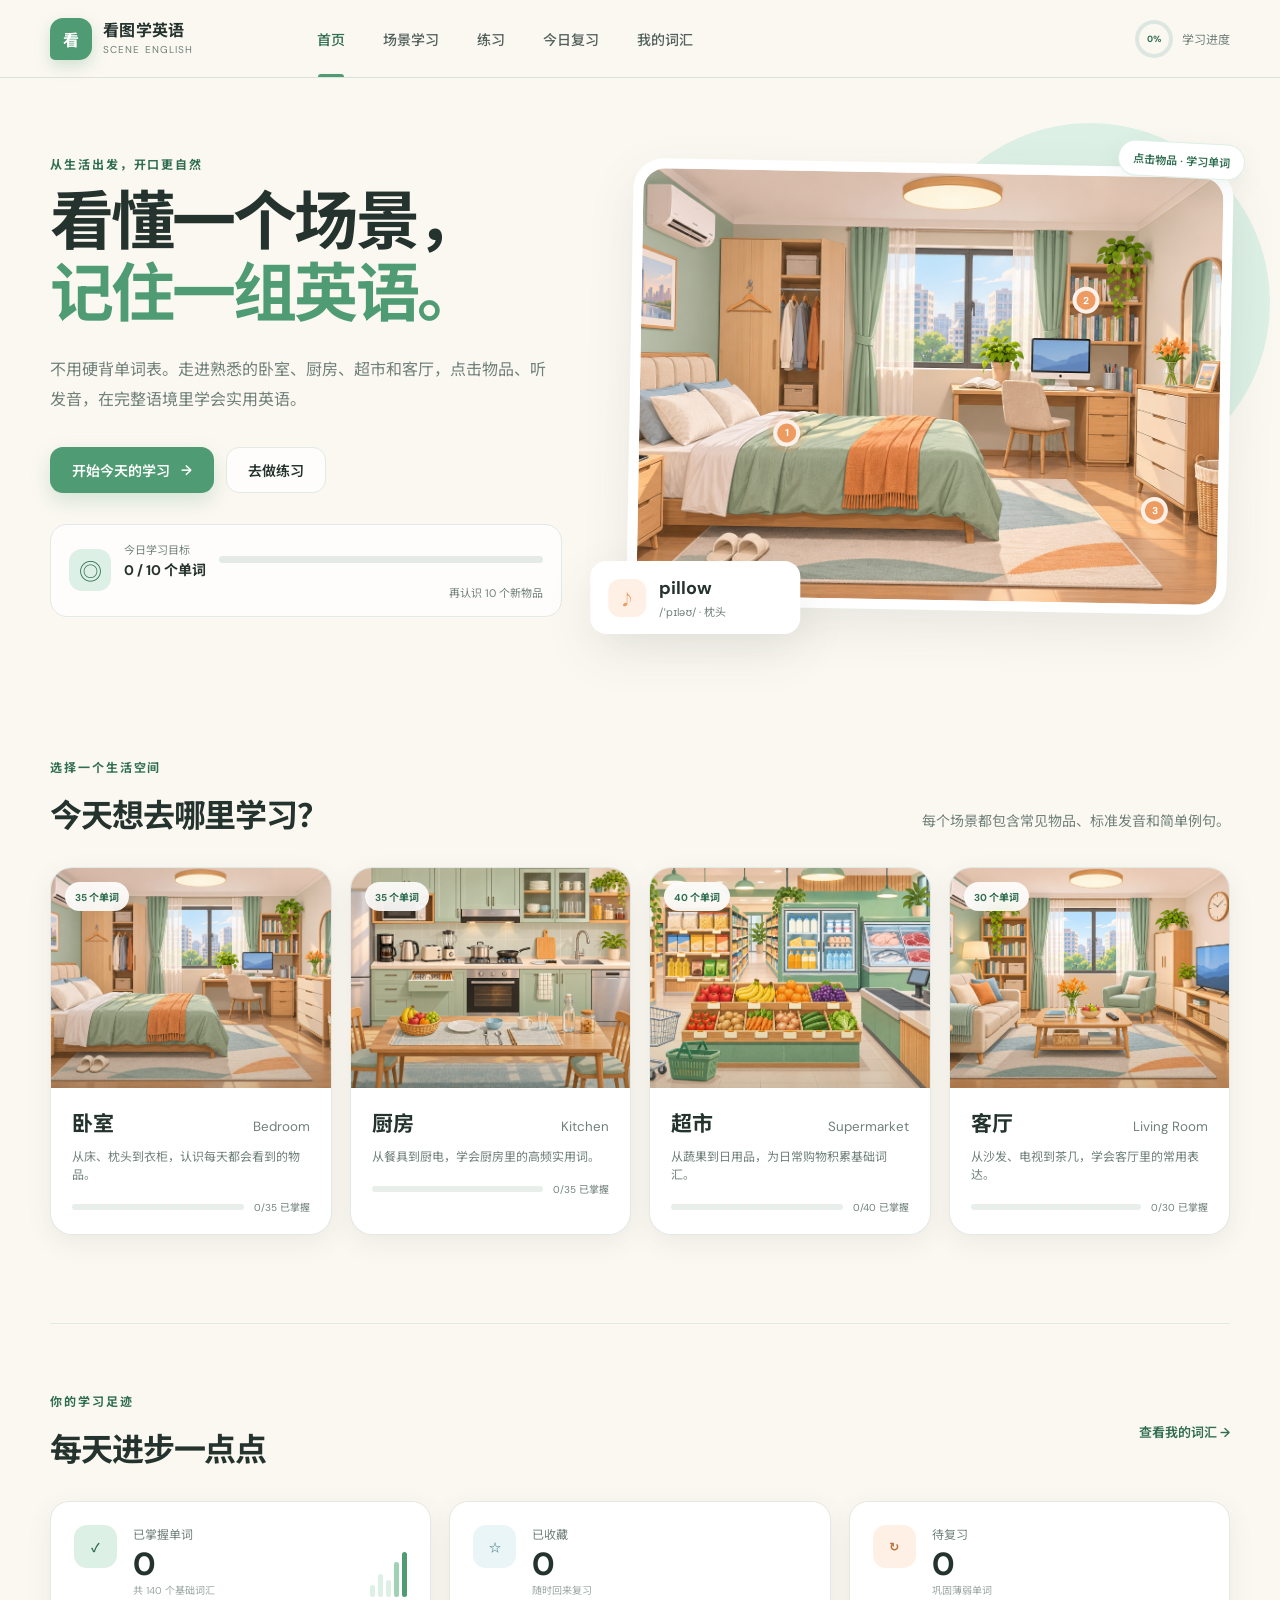
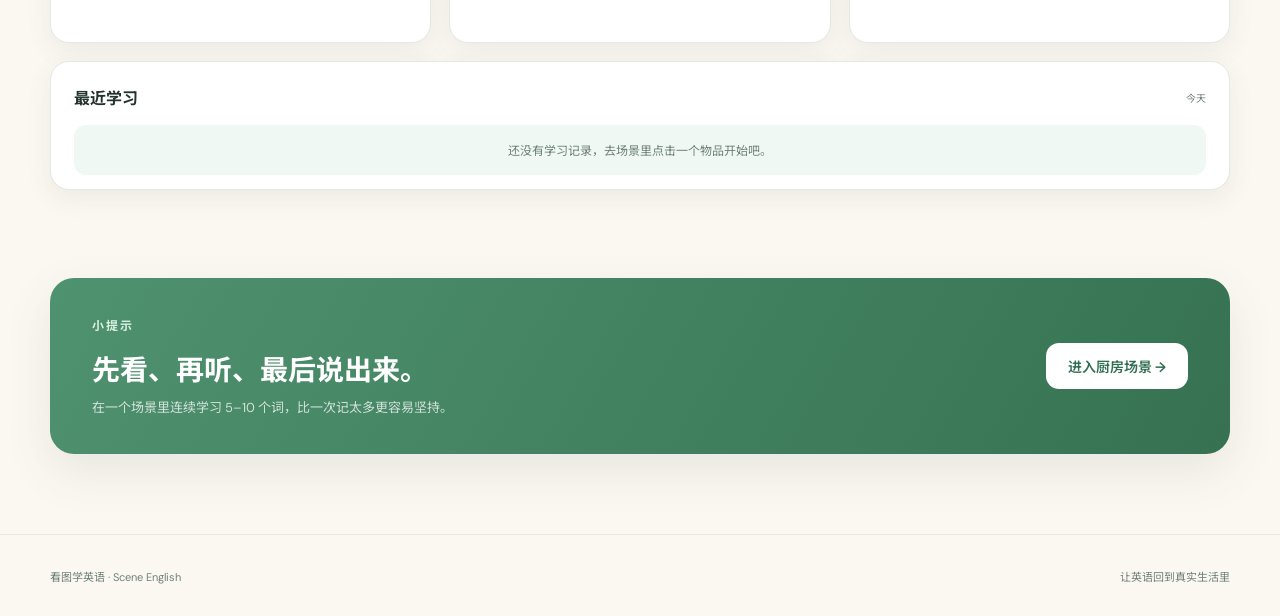
<file: index.html>
<!doctype html>
<html lang="zh-CN">
<head>
  <meta charset="UTF-8">
  <meta name="viewport" content="width=device-width, initial-scale=1.0">
  <meta name="description" content="看图学英语：在真实生活场景中认识物品、听发音、做练习。">
  <title>看图学英语 · Scene English</title>
  <link rel="icon" href="favicon.svg" type="image/svg+xml">
  <link rel="stylesheet" href="styles.css?v=3.3">
</head>
<body data-page="home">
  <header class="site-header">
    <a class="brand" href="index.html" aria-label="看图学英语首页">
      <span class="brand-mark" aria-hidden="true">看</span>
      <span><strong>看图学英语</strong><small>Scene English</small></span>
    </a>
    <button class="nav-toggle" type="button" aria-label="打开导航" aria-expanded="false">☰</button>
    <nav class="main-nav" aria-label="主导航">
      <a class="active" href="index.html">首页</a>
      <a href="scene.html?scene=bedroom">场景学习</a>
      <a href="practice.html">练习</a>
      <a href="review.html">今日复习</a>
      <a href="vocabulary.html">我的词汇</a>
    </nav>
    <a class="header-progress" href="vocabulary.html" aria-label="查看学习进度">
      <span class="mini-ring" id="header-ring"><b>0%</b></span>
      <span>学习进度</span>
    </a>
  </header>

  <main>
    <section class="hero section-shell">
      <div class="hero-copy">
        <span class="eyebrow">从生活出发，开口更自然</span>
        <h1>看懂一个场景，<br><em>记住一组英语。</em></h1>
        <p>不用硬背单词表。走进熟悉的卧室、厨房、超市和客厅，点击物品、听发音，在完整语境里学会实用英语。</p>
        <div class="hero-actions">
          <a class="button button-primary" href="scene.html?scene=bedroom">开始今天的学习 <span>→</span></a>
          <a class="button button-ghost" href="practice.html">去做练习</a>
        </div>
        <div class="goal-card">
          <div class="goal-icon" aria-hidden="true">◎</div>
          <div><span>今日学习目标</span><strong><b id="today-count">0</b> / 10 个单词</strong></div>
          <div class="goal-bar"><i id="today-bar"></i></div>
          <span id="goal-message">再认识 10 个新物品</span>
        </div>
      </div>
      <div class="hero-visual" aria-label="英语学习场景预览">
        <div class="hero-image-card">
          <img src="bedroom.png" alt="温暖整洁的卧室插画">
          <span class="demo-hotspot demo-one">1</span>
          <span class="demo-hotspot demo-two">2</span>
          <span class="demo-hotspot demo-three">3</span>
          <div class="floating-word-card">
            <span class="sound-badge">♪</span>
            <div><strong>pillow</strong><small>/ˈpɪləʊ/ · 枕头</small></div>
          </div>
        </div>
        <span class="visual-note">点击物品 · 学习单词</span>
      </div>
    </section>

    <section class="section-shell learn-section">
      <div class="section-heading">
        <div><span class="eyebrow">选择一个生活空间</span><h2>今天想去哪里学习？</h2></div>
        <p>每个场景都包含常见物品、标准发音和简单例句。</p>
      </div>
      <div class="scene-grid" id="scene-grid" aria-live="polite"></div>
    </section>

    <section class="section-shell dashboard-section">
      <div class="section-heading compact">
        <div><span class="eyebrow">你的学习足迹</span><h2>每天进步一点点</h2></div>
        <a class="text-link" href="vocabulary.html">查看我的词汇 →</a>
      </div>
      <div class="dashboard-grid">
        <article class="stat-card featured-stat">
          <span class="stat-icon mint">✓</span>
          <div><span>已掌握单词</span><strong id="mastered-count">0</strong><small>共 140 个基础词汇</small></div>
          <div class="stat-spark" aria-hidden="true"><i></i><i></i><i></i><i></i><i></i></div>
        </article>
        <article class="stat-card">
          <span class="stat-icon blue">☆</span>
          <div><span>已收藏</span><strong id="favorite-count">0</strong><small>随时回来复习</small></div>
        </article>
        <article class="stat-card">
          <span class="stat-icon orange">↻</span>
          <div><span>待复习</span><strong id="review-count">0</strong><small>巩固薄弱单词</small></div>
        </article>
        <article class="recent-card">
          <div class="card-title-row"><h3>最近学习</h3><span id="recent-date">今天</span></div>
          <div id="recent-list" class="recent-list"></div>
        </article>
      </div>
    </section>

    <section class="section-shell encouragement">
      <div><span class="eyebrow">小提示</span><h2>先看、再听、最后说出来。</h2><p>在一个场景里连续学习 5–10 个词，比一次记太多更容易坚持。</p></div>
      <a class="button button-light" href="scene.html?scene=kitchen">进入厨房场景 →</a>
    </section>
  </main>

  <footer class="site-footer"><span>看图学英语 · Scene English</span><span>让英语回到真实生活里</span></footer>
  <script src="app.js?v=3.4"></script>
  <script src="home.js?v=3.1"></script>
</body>
</html>
</file>
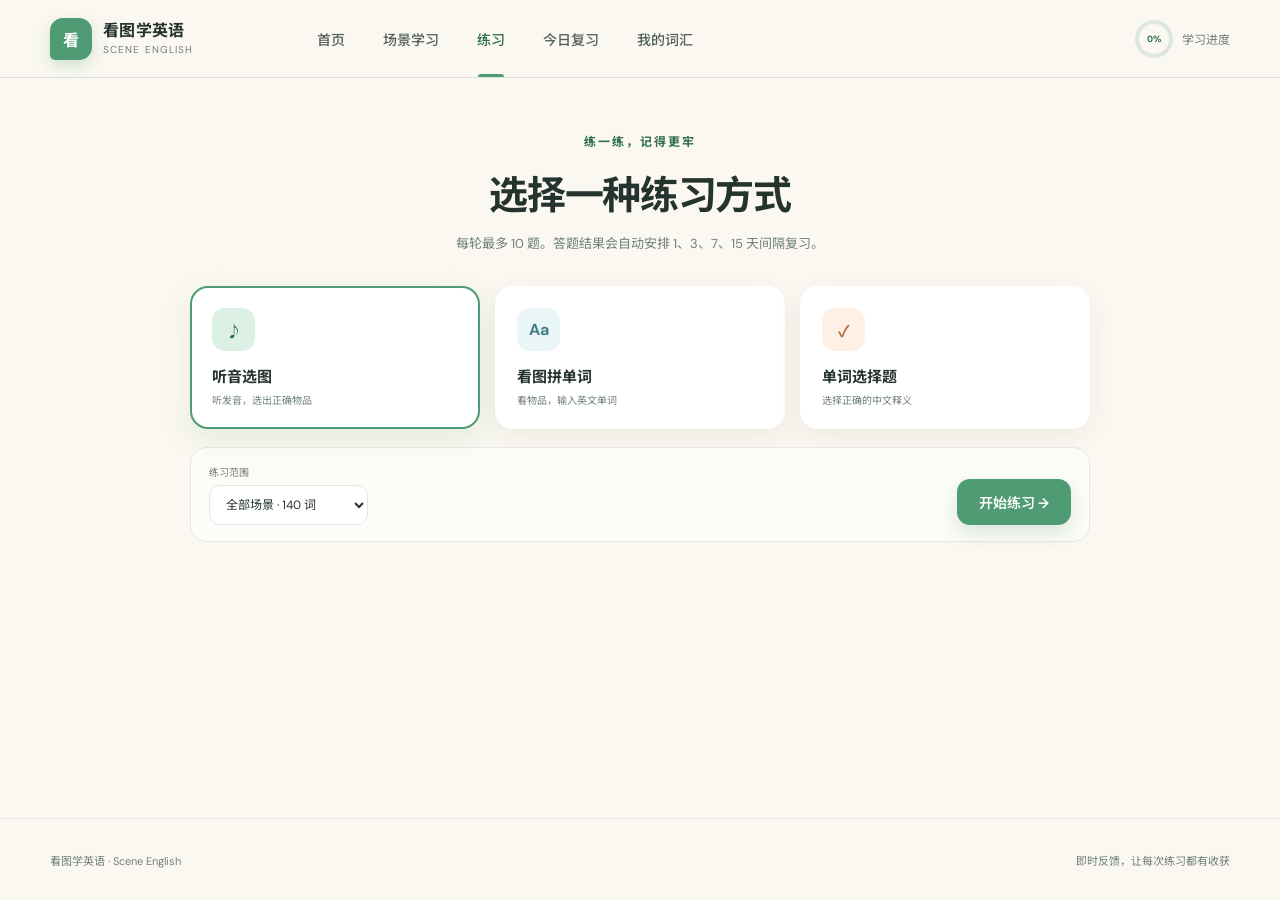
<file: practice.html>
<!doctype html>
<html lang="zh-CN">
<head>
  <meta charset="UTF-8">
  <meta name="viewport" content="width=device-width, initial-scale=1.0">
  <title>练习 · 看图学英语</title>
  <link rel="icon" href="favicon.svg" type="image/svg+xml">
  <link rel="stylesheet" href="styles.css?v=3.3">
</head>
<body data-page="practice">
  <header class="site-header">
    <a class="brand" href="index.html"><span class="brand-mark">看</span><span><strong>看图学英语</strong><small>Scene English</small></span></a>
    <button class="nav-toggle" type="button" aria-label="打开导航" aria-expanded="false">☰</button>
    <nav class="main-nav"><a href="index.html">首页</a><a href="scene.html?scene=bedroom">场景学习</a><a class="active" href="practice.html">练习</a><a href="review.html">今日复习</a><a href="vocabulary.html">我的词汇</a></nav>
    <a class="header-progress" href="vocabulary.html"><span class="mini-ring" id="header-ring"><b>0%</b></span><span>学习进度</span></a>
  </header>
  <main class="practice-page section-shell">
    <section class="page-intro">
      <span class="eyebrow">练一练，记得更牢</span>
      <h1>选择一种练习方式</h1>
      <p>每轮最多 10 题。答题结果会自动安排 1、3、7、15 天间隔复习。</p>
    </section>
    <section class="practice-modes" id="practice-modes">
      <button class="mode-card active" data-mode="listen" type="button"><span class="mode-icon mint">♪</span><strong>听音选图</strong><small>听发音，选出正确物品</small></button>
      <button class="mode-card" data-mode="spell" type="button"><span class="mode-icon blue">Aa</span><strong>看图拼单词</strong><small>看物品，输入英文单词</small></button>
      <button class="mode-card" data-mode="choice" type="button"><span class="mode-icon orange">✓</span><strong>单词选择题</strong><small>选择正确的中文释义</small></button>
    </section>
    <section class="practice-setup" id="practice-setup">
      <div><label for="practice-scene">练习范围</label><select id="practice-scene"><option value="all">全部场景 · 140 词</option><option value="bedroom">卧室 · 35 词</option><option value="kitchen">厨房 · 35 词</option><option value="supermarket">超市 · 40 词</option><option value="livingroom">客厅 · 30 词</option><option value="review">今天待复习</option><option value="mistakes">错题本</option></select></div>
      <button class="button button-primary" id="start-practice" type="button">开始练习 →</button>
    </section>

    <section class="quiz-shell" id="quiz-shell" hidden>
      <div class="quiz-top"><button class="text-button" id="exit-quiz" type="button">× 退出</button><div class="quiz-progress"><i id="quiz-progress-bar"></i></div><span><b id="question-number">1</b> / <b id="quiz-total">10</b></span></div>
      <div id="question-area" class="question-area"></div>
      <div class="answer-feedback" id="answer-feedback" hidden></div>
      <button class="button button-primary next-button" id="next-question" type="button" hidden>下一题 →</button>
    </section>

    <section class="result-shell" id="result-shell" hidden>
      <div class="result-badge" id="result-badge">做得好！</div>
      <div class="score-ring" id="score-ring"><strong id="score-percent">0%</strong><span>正确率</span></div>
      <h2 id="result-title">本轮练习完成</h2>
      <p id="result-summary">答对 0 题，共 10 题</p>
      <div class="result-breakdown" id="result-breakdown"></div>
      <div class="result-actions"><button class="button button-primary" id="retry-practice" type="button">再练一轮</button><a class="button button-ghost" href="vocabulary.html?filter=review">复习错题</a></div>
    </section>
  </main>
  <footer class="site-footer"><span>看图学英语 · Scene English</span><span>即时反馈，让每次练习都有收获</span></footer>
  <script src="app.js?v=3.4"></script>
  <script src="practice.js?v=3.4"></script>
</body>
</html>
</file>
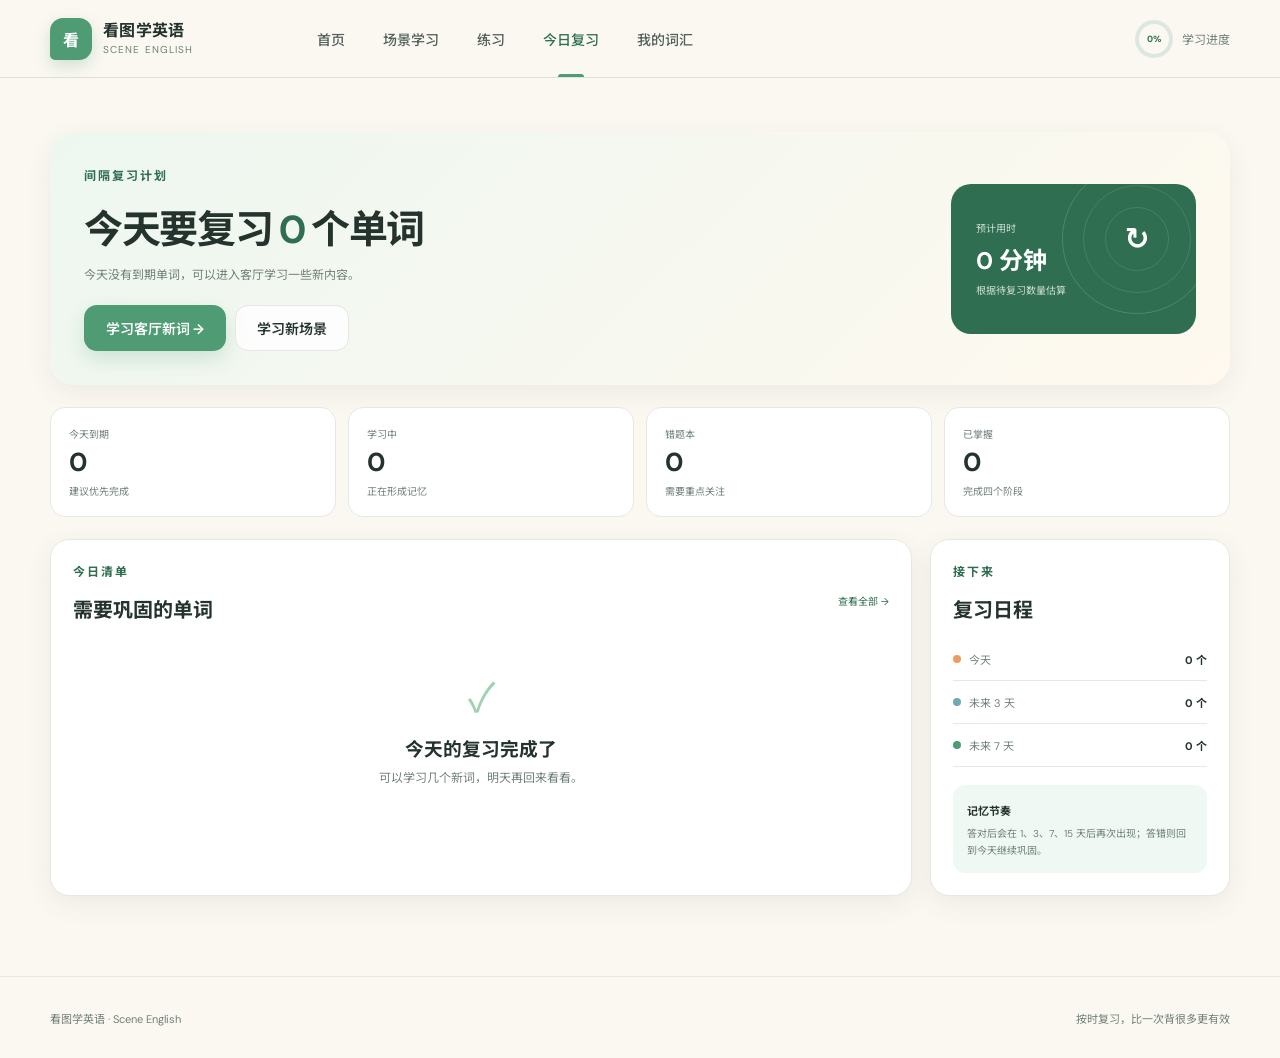
<file: review.html>
<!doctype html>
<html lang="zh-CN">
<head>
  <meta charset="UTF-8">
  <meta name="viewport" content="width=device-width, initial-scale=1.0">
  <meta name="description" content="看图学英语今日复习：按照记忆节奏巩固学过的单词。">
  <title>今日复习 · 看图学英语</title>
  <link rel="icon" href="favicon.svg" type="image/svg+xml">
  <link rel="stylesheet" href="styles.css?v=3.3">
</head>
<body data-page="review">
  <header class="site-header">
    <a class="brand" href="index.html"><span class="brand-mark">看</span><span><strong>看图学英语</strong><small>Scene English</small></span></a>
    <button class="nav-toggle" type="button" aria-label="打开导航" aria-expanded="false">☰</button>
    <nav class="main-nav"><a href="index.html">首页</a><a href="scene.html?scene=bedroom">场景学习</a><a href="practice.html">练习</a><a class="active" href="review.html">今日复习</a><a href="vocabulary.html">我的词汇</a></nav>
    <a class="header-progress" href="vocabulary.html"><span class="mini-ring" id="header-ring"><b>0%</b></span><span>学习进度</span></a>
  </header>

  <main class="review-page section-shell">
    <section class="review-hero">
      <div><span class="eyebrow">间隔复习计划</span><h1>今天要复习 <em id="due-count">0</em> 个单词</h1><p id="review-message">正在整理你的复习计划…</p><div class="review-actions"><a class="button button-primary" id="start-review" href="practice.html?range=review">开始今日复习 →</a><a class="button button-ghost" href="scene.html?scene=livingroom">学习新场景</a></div></div>
      <div class="review-time-card"><span>预计用时</span><strong><b id="review-minutes">0</b> 分钟</strong><small>根据待复习数量估算</small><div class="review-orbit"><i></i><i></i><i></i><b>↻</b></div></div>
    </section>

    <section class="review-stats">
      <article><span>今天到期</span><strong id="review-stat-due">0</strong><small>建议优先完成</small></article>
      <article><span>学习中</span><strong id="review-stat-learning">0</strong><small>正在形成记忆</small></article>
      <article><span>错题本</span><strong id="review-stat-mistakes">0</strong><small>需要重点关注</small></article>
      <article><span>已掌握</span><strong id="review-stat-mastered">0</strong><small>完成四个阶段</small></article>
    </section>

    <section class="review-layout">
      <article class="review-list-card">
        <div class="review-card-head"><div><span class="eyebrow">今日清单</span><h2>需要巩固的单词</h2></div><a href="vocabulary.html?filter=review">查看全部 →</a></div>
        <div class="review-word-list" id="review-word-list"></div>
        <div class="empty-state compact-empty" id="review-empty" hidden><span>✓</span><h3>今天的复习完成了</h3><p>可以学习几个新词，明天再回来看看。</p></div>
      </article>
      <aside class="review-schedule-card">
        <span class="eyebrow">接下来</span><h2>复习日程</h2>
        <div class="schedule-row"><span><i class="today"></i>今天</span><strong id="schedule-today">0 个</strong></div>
        <div class="schedule-row"><span><i class="tomorrow"></i>未来 3 天</span><strong id="schedule-three">0 个</strong></div>
        <div class="schedule-row"><span><i class="week"></i>未来 7 天</span><strong id="schedule-seven">0 个</strong></div>
        <div class="memory-guide"><strong>记忆节奏</strong><p>答对后会在 1、3、7、15 天后再次出现；答错则回到今天继续巩固。</p></div>
      </aside>
    </section>
  </main>

  <footer class="site-footer"><span>看图学英语 · Scene English</span><span>按时复习，比一次背很多更有效</span></footer>
  <script src="app.js?v=3.4"></script>
  <script src="review.js?v=3.1"></script>
</body>
</html>
</file>
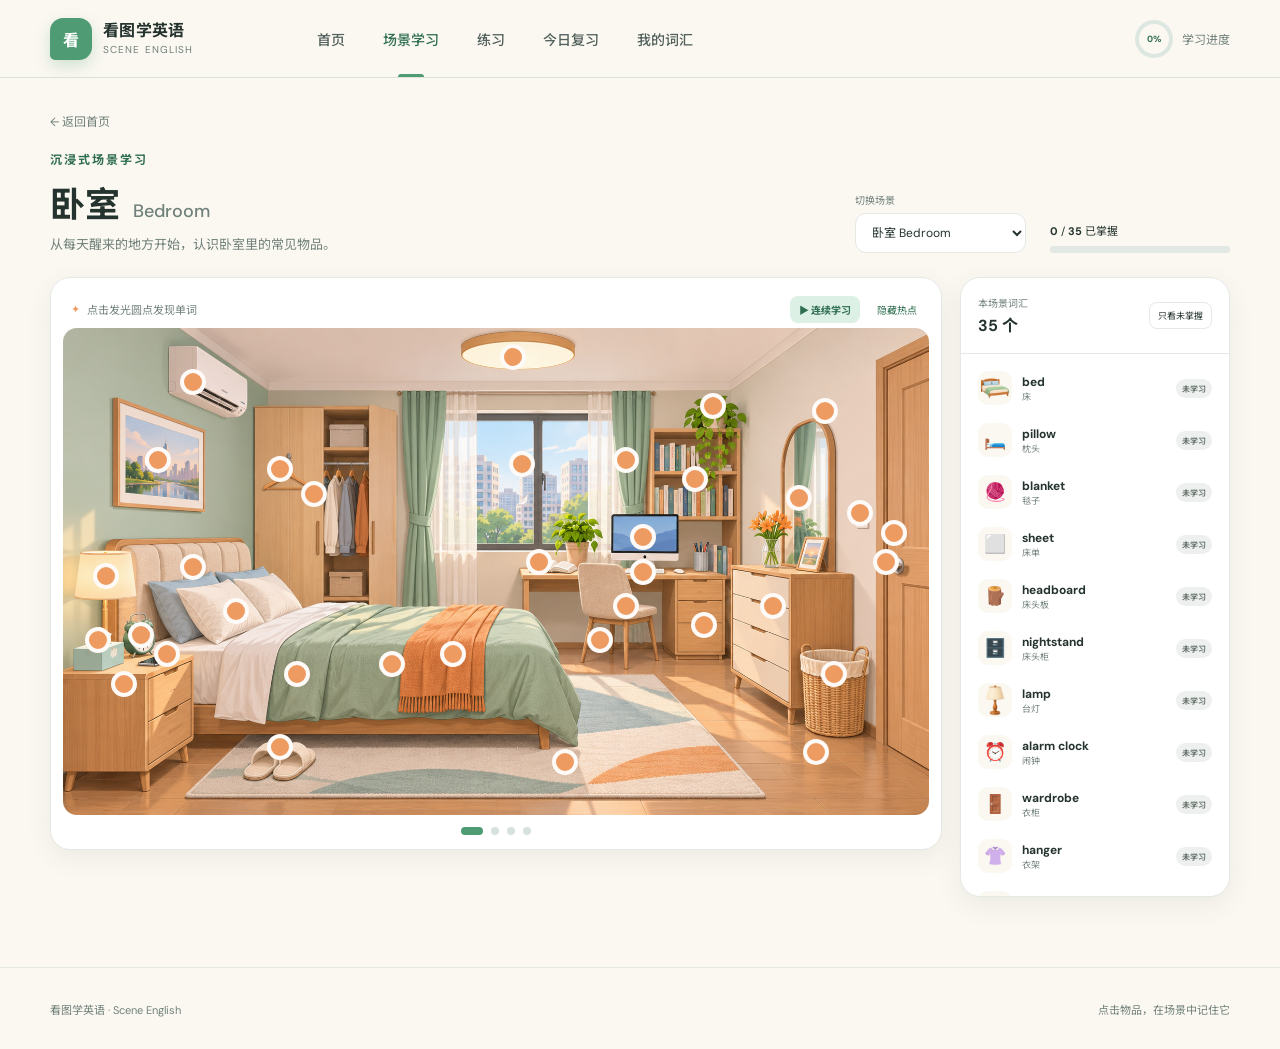
<file: scene.html>
<!doctype html>
<html lang="zh-CN">
<head>
  <meta charset="UTF-8">
  <meta name="viewport" content="width=device-width, initial-scale=1.0">
  <title>场景学习 · 看图学英语</title>
  <link rel="icon" href="favicon.svg" type="image/svg+xml">
  <link rel="stylesheet" href="styles.css?v=3.3">
</head>
<body data-page="scene">
  <header class="site-header">
    <a class="brand" href="index.html"><span class="brand-mark">看</span><span><strong>看图学英语</strong><small>Scene English</small></span></a>
    <button class="nav-toggle" type="button" aria-label="打开导航" aria-expanded="false">☰</button>
    <nav class="main-nav"><a href="index.html">首页</a><a class="active" href="scene.html?scene=bedroom">场景学习</a><a href="practice.html">练习</a><a href="review.html">今日复习</a><a href="vocabulary.html">我的词汇</a></nav>
    <a class="header-progress" href="vocabulary.html"><span class="mini-ring" id="header-ring"><b>0%</b></span><span>学习进度</span></a>
  </header>

  <main class="scene-page">
    <section class="scene-toolbar section-shell">
      <div>
        <a class="back-link" href="index.html">← 返回首页</a>
        <span class="eyebrow">沉浸式场景学习</span>
        <h1><span id="scene-cn">卧室</span> <small id="scene-en">Bedroom</small></h1>
        <p id="scene-description">点击画面中的圆点，认识身边的英语单词。</p>
      </div>
      <div class="scene-controls">
        <label class="scene-select-label">切换场景
          <select id="scene-select" aria-label="切换场景">
            <option value="bedroom">卧室 Bedroom</option>
            <option value="kitchen">厨房 Kitchen</option>
            <option value="supermarket">超市 Supermarket</option>
            <option value="livingroom">客厅 Living Room</option>
          </select>
        </label>
        <div class="scene-progress"><span><b id="scene-mastered">0</b> / <b id="scene-total">35</b> 已掌握</span><div><i id="scene-progress-bar"></i></div></div>
      </div>
    </section>

    <section class="scene-learning-layout section-shell">
      <div class="scene-workspace">
        <div class="scene-hint"><span>✦</span> 点击发光圆点发现单词 <button class="sequence-start" id="start-sequence" type="button">▶ 连续学习</button><button id="toggle-hotspots" type="button">隐藏热点</button></div>
        <div class="scene-canvas" id="scene-canvas">
          <img id="scene-image" src="bedroom.png" alt="卧室生活场景">
          <div id="hotspot-layer" class="hotspot-layer"></div>
          <div class="canvas-loading" id="canvas-loading">正在布置场景…</div>
        </div>
        <div class="scene-pagination" id="scene-tabs" aria-label="场景快捷切换"></div>
      </div>
      <aside class="word-sidebar">
        <div class="sidebar-head"><div><span>本场景词汇</span><strong id="word-count-label">35 个</strong></div><button id="sidebar-filter" type="button" aria-pressed="false">只看未掌握</button></div>
        <div class="word-list" id="scene-word-list"></div>
      </aside>
    </section>
  </main>

  <div class="modal-backdrop" id="word-modal" hidden>
    <article class="word-modal" role="dialog" aria-modal="true" aria-labelledby="modal-word">
      <button class="modal-close" type="button" aria-label="关闭">×</button>
      <div class="modal-scene-tag" id="modal-scene-tag">Bedroom · 卧室</div>
      <div class="modal-main">
        <div class="modal-visual" id="modal-visual" aria-hidden="true">🛏️</div>
        <div class="modal-copy">
          <div class="word-heading"><div><h2 id="modal-word">bed</h2><p id="modal-phonetic">/bed/</p></div><div class="speak-actions"><button class="speak-button" id="modal-speak" type="button" aria-label="播放发音">▶ <span>听发音</span></button><button class="slow-speak-button" id="modal-slow-speak" type="button">慢速</button></div></div>
          <strong class="word-meaning" id="modal-meaning">床</strong>
          <div class="word-status-row"><span class="word-status status-new" id="modal-status">未学习</span><small id="modal-review-time">点击发音并跟读，开始学习</small></div>
          <div class="example-box"><div class="example-title-row"><span>例句</span><div class="example-audio-actions"><button class="example-audio-button" id="modal-example-speak" type="button" aria-label="朗读英文例句">▶ 朗读</button><button class="example-audio-button" id="modal-example-slow-speak" type="button" aria-label="慢速朗读英文例句">慢速</button></div></div><p id="modal-example">This is my bed.</p><small id="modal-translation">这是我的床。</small></div>
          <div class="phrase-box" id="modal-phrases"><span>常用搭配</span><small>正在加载常用搭配…</small></div>
          <div class="word-actions"><button class="button button-ghost favorite-button" id="modal-favorite" type="button">☆ 收藏</button><button class="button button-primary master-button" id="modal-master" type="button">✓ 标记为已掌握</button></div>
        </div>
      </div>
      <div class="sequence-controls" id="sequence-controls" hidden><button id="sequence-prev" type="button">← 上一个</button><span><b id="sequence-label">1 / 35</b> · 连续学习</span><button id="sequence-next" type="button">下一个 →</button></div>
      <div class="modal-tip">学习建议：听两遍发音，再跟读一遍。</div>
    </article>
  </div>

  <footer class="site-footer"><span>看图学英语 · Scene English</span><span>点击物品，在场景中记住它</span></footer>
  <script src="app.js?v=3.4"></script>
  <script src="scene.js?v=3.1"></script>
</body>
</html>
</file>
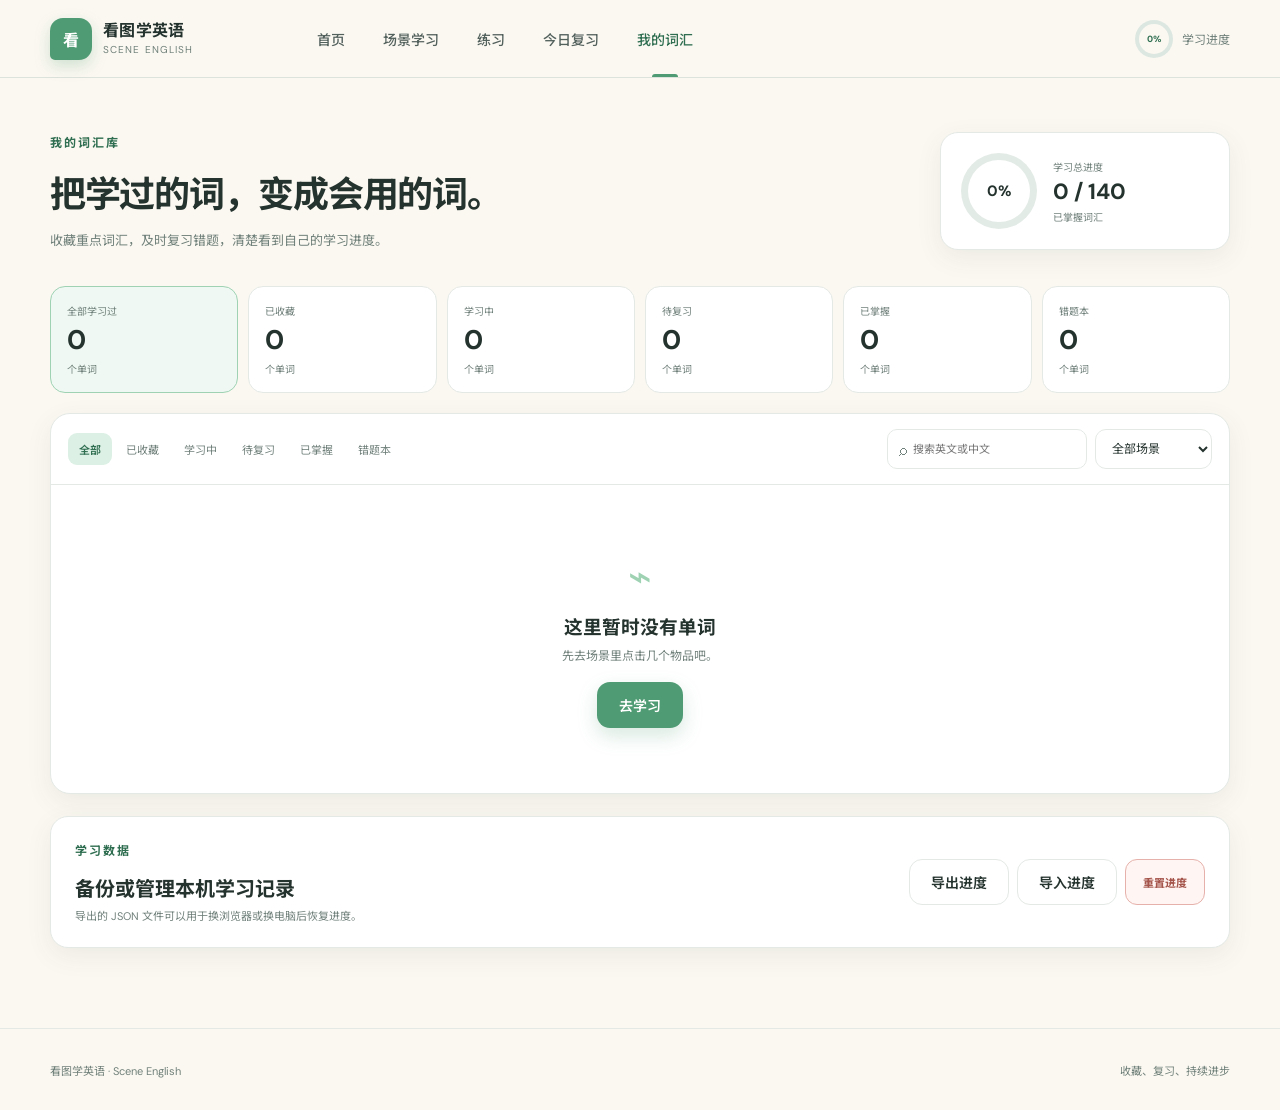
<file: vocabulary.html>
<!doctype html>
<html lang="zh-CN">
<head>
  <meta charset="UTF-8">
  <meta name="viewport" content="width=device-width, initial-scale=1.0">
  <title>我的词汇 · 看图学英语</title>
  <link rel="icon" href="favicon.svg" type="image/svg+xml">
  <link rel="stylesheet" href="styles.css?v=3.3">
</head>
<body data-page="vocabulary">
  <header class="site-header">
    <a class="brand" href="index.html"><span class="brand-mark">看</span><span><strong>看图学英语</strong><small>Scene English</small></span></a>
    <button class="nav-toggle" type="button" aria-label="打开导航" aria-expanded="false">☰</button>
    <nav class="main-nav"><a href="index.html">首页</a><a href="scene.html?scene=bedroom">场景学习</a><a href="practice.html">练习</a><a href="review.html">今日复习</a><a class="active" href="vocabulary.html">我的词汇</a></nav>
    <a class="header-progress" href="vocabulary.html"><span class="mini-ring" id="header-ring"><b>0%</b></span><span>学习进度</span></a>
  </header>
  <main class="vocab-page section-shell">
    <section class="page-intro vocab-intro">
      <div><span class="eyebrow">我的词汇库</span><h1>把学过的词，变成会用的词。</h1><p>收藏重点词汇，及时复习错题，清楚看到自己的学习进度。</p></div>
      <div class="overall-progress-card"><div class="large-ring" id="overall-ring"><strong>0%</strong></div><div><span>学习总进度</span><strong><b id="overall-mastered">0</b> / 140</strong><small>已掌握词汇</small></div></div>
    </section>
    <section class="vocab-stats">
      <button class="vocab-stat active" data-filter="all" type="button"><span>全部学习过</span><strong id="stat-viewed">0</strong><small>个单词</small></button>
      <button class="vocab-stat" data-filter="favorite" type="button"><span>已收藏</span><strong id="stat-favorite">0</strong><small>个单词</small></button>
      <button class="vocab-stat" data-filter="learning" type="button"><span>学习中</span><strong id="stat-learning">0</strong><small>个单词</small></button>
      <button class="vocab-stat" data-filter="review" type="button"><span>待复习</span><strong id="stat-review">0</strong><small>个单词</small></button>
      <button class="vocab-stat" data-filter="mastered" type="button"><span>已掌握</span><strong id="stat-mastered">0</strong><small>个单词</small></button>
      <button class="vocab-stat" data-filter="mistakes" type="button"><span>错题本</span><strong id="stat-mistakes">0</strong><small>个单词</small></button>
    </section>
    <section class="vocab-library">
      <div class="library-toolbar">
        <div class="filter-tabs" id="filter-tabs"><button class="active" data-filter="all" type="button">全部</button><button data-filter="favorite" type="button">已收藏</button><button data-filter="learning" type="button">学习中</button><button data-filter="review" type="button">待复习</button><button data-filter="mastered" type="button">已掌握</button><button data-filter="mistakes" type="button">错题本</button></div>
        <div class="library-actions"><label class="search-box">⌕ <input id="word-search" type="search" placeholder="搜索英文或中文"></label><select id="vocab-scene"><option value="all">全部场景</option><option value="bedroom">卧室</option><option value="kitchen">厨房</option><option value="supermarket">超市</option><option value="livingroom">客厅</option></select></div>
      </div>
      <div class="vocab-grid" id="vocab-grid"></div>
      <div class="empty-state" id="empty-state" hidden><span>⌁</span><h3>这里暂时没有单词</h3><p>先去场景里点击几个物品吧。</p><a class="button button-primary" href="scene.html?scene=bedroom">去学习</a></div>
    </section>
    <section class="data-manager"><div><span class="eyebrow">学习数据</span><h2>备份或管理本机学习记录</h2><p>导出的 JSON 文件可以用于换浏览器或换电脑后恢复进度。</p></div><div class="data-manager-actions"><button class="button button-ghost" id="export-progress" type="button">导出进度</button><button class="button button-ghost" id="import-progress" type="button">导入进度</button><button class="button danger-button" id="reset-progress" type="button">重置进度</button><input id="progress-file" type="file" accept="application/json,.json" hidden></div></section>
  </main>

  <div class="modal-backdrop" id="word-modal" hidden>
    <article class="word-modal" role="dialog" aria-modal="true" aria-labelledby="modal-word">
      <button class="modal-close" type="button" aria-label="关闭">×</button>
      <div class="modal-scene-tag" id="modal-scene-tag"></div>
      <div class="modal-main"><div class="modal-visual" id="modal-visual"></div><div class="modal-copy"><div class="word-heading"><div><h2 id="modal-word"></h2><p id="modal-phonetic"></p></div><div class="speak-actions"><button class="speak-button" id="modal-speak" type="button">▶ <span>听发音</span></button><button class="slow-speak-button" id="modal-slow-speak" type="button">慢速</button></div></div><strong class="word-meaning" id="modal-meaning"></strong><div class="word-status-row"><span class="word-status status-new" id="modal-status">未学习</span><small id="modal-review-time">点击发音并跟读，开始学习</small></div><div class="example-box"><div class="example-title-row"><span>例句</span><div class="example-audio-actions"><button class="example-audio-button" id="modal-example-speak" type="button" aria-label="朗读英文例句">▶ 朗读</button><button class="example-audio-button" id="modal-example-slow-speak" type="button" aria-label="慢速朗读英文例句">慢速</button></div></div><p id="modal-example"></p><small id="modal-translation"></small></div><div class="phrase-box" id="modal-phrases"><span>常用搭配</span><small>正在加载常用搭配…</small></div><div class="word-actions"><button class="button button-ghost favorite-button" id="modal-favorite" type="button">☆ 收藏</button><button class="button button-primary master-button" id="modal-master" type="button">✓ 标记为已掌握</button></div></div></div>
    </article>
  </div>
  <footer class="site-footer"><span>看图学英语 · Scene English</span><span>收藏、复习、持续进步</span></footer>
  <script src="app.js?v=3.4"></script>
  <script src="vocabulary.js?v=3.1"></script>
</body>
</html>
</file>
<file: styles.css>
@import url('https://fonts.googleapis.com/css2?family=DM+Sans:wght@400;500;600;700&family=Noto+Sans+SC:wght@400;500;600;700&display=swap');

:root {
  --ink: #25332f;
  --muted: #70807a;
  --cream: #fbf8f1;
  --paper: #ffffff;
  --mint-50: #eff8f3;
  --mint-100: #ddf0e5;
  --mint-300: #9ed2b3;
  --mint-500: #4f9b73;
  --mint-700: #2f6e50;
  --wood: #c99563;
  --blue: #8bbec8;
  --blue-soft: #eaf5f7;
  --orange: #ee9b62;
  --orange-soft: #fff0e5;
  --line: #e4e9e5;
  --shadow: 0 18px 48px rgba(54, 75, 66, .10);
  --shadow-soft: 0 8px 26px rgba(54, 75, 66, .08);
  --radius: 22px;
}

* { box-sizing: border-box; }
html { overflow-x: clip; scroll-behavior: smooth; }
body { margin: 0; overflow-x: clip; color: var(--ink); background: var(--cream); font-family: "DM Sans", "Noto Sans SC", system-ui, sans-serif; -webkit-font-smoothing: antialiased; }
button, input, select { font: inherit; }
button, a { -webkit-tap-highlight-color: transparent; }
button { color: inherit; }
a { color: inherit; text-decoration: none; }
img { display: block; max-width: 100%; }
[hidden] { display: none !important; }

.section-shell { width: min(1180px, calc(100% - 48px)); margin-inline: auto; }
.site-header { position: sticky; z-index: 50; top: 0; height: 78px; padding: 0 max(24px, calc((100vw - 1180px) / 2)); display: flex; align-items: center; gap: 32px; background: rgba(251, 248, 241, .92); border-bottom: 1px solid rgba(210, 219, 213, .75); backdrop-filter: blur(16px); }
.brand { display: flex; align-items: center; gap: 11px; min-width: 220px; }
.brand-mark { width: 42px; height: 42px; display: grid; place-items: center; color: #fff; background: var(--mint-500); border-radius: 13px 13px 13px 5px; font-weight: 700; box-shadow: 0 6px 15px rgba(79, 155, 115, .25); }
.brand > span:last-child { display: flex; flex-direction: column; line-height: 1.12; }
.brand strong { font-size: 16px; letter-spacing: .02em; }
.brand small { margin-top: 4px; color: var(--muted); font-size: 10px; letter-spacing: .11em; text-transform: uppercase; }
.main-nav { display: flex; align-items: stretch; align-self: stretch; gap: 8px; }
.main-nav a { position: relative; padding: 0 15px; display: grid; place-items: center; color: #53615d; font-size: 14px; font-weight: 500; }
.main-nav a::after { content: ""; position: absolute; bottom: 0; left: 50%; width: 0; height: 3px; transform: translateX(-50%); border-radius: 3px 3px 0 0; background: var(--mint-500); transition: width .2s ease; }
.main-nav a:hover, .main-nav a.active { color: var(--mint-700); }
.main-nav a.active::after { width: 26px; }
.header-progress { margin-left: auto; display: flex; align-items: center; gap: 9px; color: var(--muted); font-size: 12px; }
.mini-ring { --p: 0; position: relative; width: 38px; height: 38px; display: grid; place-items: center; border-radius: 50%; background: conic-gradient(var(--mint-500) calc(var(--p) * 1%), #dde7e1 0); }
.mini-ring::before { content: ""; position: absolute; inset: 4px; border-radius: 50%; background: var(--cream); }
.mini-ring b { position: relative; z-index: 1; font-size: 9px; color: var(--mint-700); }
.nav-toggle { display: none; border: 0; background: none; font-size: 24px; }

.eyebrow { display: block; margin-bottom: 14px; color: var(--mint-700); font-size: 12px; font-weight: 700; letter-spacing: .16em; text-transform: uppercase; }
.hero { min-height: 610px; padding-block: 70px 64px; display: grid; grid-template-columns: .92fr 1.08fr; gap: 68px; align-items: center; }
.hero h1 { margin: 0 0 24px; font-size: clamp(44px, 5vw, 66px); line-height: 1.12; letter-spacing: -.045em; }
.hero h1 em { color: var(--mint-500); font-style: normal; }
.hero-copy > p { max-width: 530px; margin: 0; color: var(--muted); font-size: 16px; line-height: 1.9; }
.hero-actions { margin: 31px 0; display: flex; gap: 12px; }
.button { min-height: 46px; padding: 0 21px; display: inline-flex; align-items: center; justify-content: center; gap: 11px; border: 1px solid transparent; border-radius: 13px; cursor: pointer; font-weight: 600; font-size: 14px; transition: transform .18s, box-shadow .18s, background .18s; }
.button:hover { transform: translateY(-2px); }
.button-primary { color: white; background: var(--mint-500); box-shadow: 0 8px 20px rgba(79, 155, 115, .22); }
.button-primary:hover { background: var(--mint-700); }
.button-ghost { border-color: var(--line); background: rgba(255,255,255,.78); }
.button-ghost:hover { border-color: var(--mint-300); box-shadow: var(--shadow-soft); }
.button-light { color: var(--mint-700); background: #fff; }
.goal-card { max-width: 535px; padding: 16px 18px; display: grid; grid-template-columns: auto auto 1fr; grid-template-rows: auto auto; gap: 5px 13px; align-items: center; background: rgba(255,255,255,.72); border: 1px solid var(--line); border-radius: 17px; }
.goal-icon { grid-row: 1 / 3; width: 42px; height: 42px; display: grid; place-items: center; border-radius: 13px; color: var(--mint-700); background: var(--mint-100); font-size: 23px; }
.goal-card > div:nth-child(2) { display: flex; flex-direction: column; font-size: 11px; color: var(--muted); }
.goal-card > div:nth-child(2) strong { margin-top: 2px; color: var(--ink); font-size: 14px; }
.goal-card > span { grid-column: 3; grid-row: 2; color: var(--muted); font-size: 11px; text-align: right; }
.goal-bar { grid-column: 3; height: 7px; border-radius: 20px; overflow: hidden; background: #e4ebe7; }
.goal-bar i { display: block; width: 0; height: 100%; border-radius: inherit; background: linear-gradient(90deg, var(--mint-300), var(--mint-500)); transition: width .5s; }
.hero-visual { position: relative; }
.hero-visual::before { content: ""; position: absolute; z-index: -1; width: 360px; height: 360px; right: -40px; top: -40px; border-radius: 50%; background: var(--mint-100); }
.hero-image-card { position: relative; padding: 10px; background: white; border-radius: 30px 30px 30px 9px; box-shadow: var(--shadow); transform: rotate(1deg); }
.hero-image-card img { width: 100%; aspect-ratio: 1.36; object-fit: cover; border-radius: 22px 22px 22px 6px; }
.demo-hotspot { position: absolute; width: 27px; height: 27px; display: grid; place-items: center; border: 4px solid rgba(255,255,255,.85); border-radius: 50%; color: white; background: var(--orange); box-shadow: 0 0 0 6px rgba(238,155,98,.18); font-size: 10px; font-weight: 700; }
.demo-one { left: 24%; top: 58%; }.demo-two { right: 22%; top: 27%; }.demo-three { right: 10%; bottom: 20%; }
.floating-word-card { position: absolute; left: -36px; bottom: -28px; padding: 15px 18px; min-width: 210px; display: flex; align-items: center; gap: 13px; border-radius: 16px; background: white; box-shadow: var(--shadow); transform: rotate(-1deg); }
.sound-badge { width: 38px; height: 38px; display: grid; place-items: center; border-radius: 12px; background: var(--orange-soft); color: var(--orange); }
.floating-word-card div { display: flex; flex-direction: column; }.floating-word-card strong { font-size: 18px; }.floating-word-card small { margin-top: 3px; color: var(--muted); font-size: 11px; }
.visual-note { position: absolute; right: -15px; top: -21px; padding: 9px 14px; color: var(--mint-700); background: #fff; border: 1px solid var(--mint-100); border-radius: 20px; box-shadow: var(--shadow-soft); font-size: 11px; font-weight: 600; transform: rotate(3deg); }

.learn-section { padding-block: 70px 88px; }
.section-heading { margin-bottom: 30px; display: flex; align-items: flex-end; justify-content: space-between; gap: 30px; }
.section-heading h2 { margin: 0; font-size: 32px; letter-spacing: -.035em; }
.section-heading p { max-width: 430px; margin: 0 0 3px; color: var(--muted); font-size: 14px; line-height: 1.7; }
.scene-grid { display: grid; grid-template-columns: repeat(4, 1fr); gap: 18px; }
.scene-card { overflow: hidden; background: #fff; border: 1px solid rgba(221,228,223,.8); border-radius: var(--radius); box-shadow: var(--shadow-soft); transition: transform .22s, box-shadow .22s; }
.scene-card:hover { transform: translateY(-5px); box-shadow: var(--shadow); }
.scene-card-visual { position: relative; height: 220px; overflow: hidden; }
.scene-card-visual img { width: 100%; height: 100%; object-fit: cover; transition: transform .4s; }.scene-card:hover img { transform: scale(1.035); }
.scene-card-visual::after { content: ""; position: absolute; inset: 50% 0 0; background: linear-gradient(transparent, rgba(29,49,41,.18)); }
.scene-card-tag { position: absolute; z-index: 2; top: 14px; left: 14px; padding: 7px 10px; border-radius: 20px; color: var(--mint-700); background: rgba(255,255,255,.9); font-size: 10px; font-weight: 700; backdrop-filter: blur(7px); }
.scene-card-body { padding: 19px 21px 20px; }
.scene-card-title { display: flex; justify-content: space-between; align-items: baseline; }.scene-card-title h3 { margin: 0; font-size: 21px; }.scene-card-title small { color: var(--muted); }
.scene-card-body > p { margin: 9px 0 16px; color: var(--muted); font-size: 12px; }
.card-progress { display: flex; align-items: center; gap: 10px; }.card-progress div { flex: 1; height: 6px; overflow: hidden; border-radius: 10px; background: #e8eeea; }.card-progress i { display: block; height: 100%; border-radius: inherit; background: var(--mint-500); }.card-progress span { color: var(--muted); font-size: 10px; }

.dashboard-section { padding-block: 68px; border-top: 1px solid var(--line); }
.section-heading.compact { align-items: center; }.text-link { color: var(--mint-700); font-size: 13px; font-weight: 600; }
.dashboard-grid { display: grid; grid-template-columns: repeat(3, 1fr); gap: 18px; }
.stat-card, .recent-card { padding: 23px; background: white; border: 1px solid var(--line); border-radius: 19px; box-shadow: var(--shadow-soft); }
.stat-card { min-height: 142px; display: flex; gap: 16px; align-items: flex-start; }.featured-stat { grid-column: span 1; }
.stat-icon { flex: 0 0 auto; width: 43px; height: 43px; display: grid; place-items: center; border-radius: 13px; font-weight: 700; }.stat-icon.mint { color: var(--mint-700); background: var(--mint-100); }.stat-icon.blue { color: #4e8790; background: var(--blue-soft); }.stat-icon.orange { color: #ba6e39; background: var(--orange-soft); }
.stat-card > div:nth-child(2) { display: flex; flex-direction: column; }.stat-card span { color: var(--muted); font-size: 12px; }.stat-card strong { margin: 5px 0 2px; font-size: 32px; line-height: 1; }.stat-card small { color: #9aa6a1; font-size: 10px; }
.stat-spark { margin-left: auto; height: 50px; align-self: center; display: flex !important; align-items: flex-end; gap: 3px; }.stat-spark i { width: 5px; border-radius: 4px; background: var(--mint-100); }.stat-spark i:nth-child(1){height:25%}.stat-spark i:nth-child(2){height:47%}.stat-spark i:nth-child(3){height:34%}.stat-spark i:nth-child(4){height:70%;background:var(--mint-300)}.stat-spark i:nth-child(5){height:90%;background:var(--mint-500)}
.recent-card { grid-column: 1 / -1; padding-bottom: 14px; }.card-title-row { display: flex; align-items: center; justify-content: space-between; }.card-title-row h3 { margin: 0; font-size: 16px; }.card-title-row span { color: var(--muted); font-size: 10px; }
.recent-list { margin-top: 16px; display: grid; grid-template-columns: repeat(4, 1fr); gap: 10px; }
.recent-item { padding: 10px 12px; display: flex; align-items: center; gap: 10px; border-radius: 13px; background: var(--mint-50); }.recent-item-icon { width: 34px; height: 34px; display: grid; place-items: center; border-radius: 10px; background: white; font-size: 19px; }.recent-item div { min-width: 0; display: flex; flex-direction: column; }.recent-item strong { white-space: nowrap; overflow: hidden; text-overflow: ellipsis; font-size: 13px; }.recent-item small { color: var(--muted); font-size: 10px; }
.empty-inline { grid-column: 1 / -1; padding: 16px; color: var(--muted); background: var(--mint-50); border-radius: 12px; text-align: center; font-size: 12px; }
.encouragement { margin-block: 20px 80px; padding: 38px 42px; display: flex; align-items: center; justify-content: space-between; gap: 30px; border-radius: 24px; color: white; background: linear-gradient(120deg, #4f9270, #367252); box-shadow: var(--shadow); }.encouragement .eyebrow { color: #d9f0e1; }.encouragement h2 { margin: 0 0 8px; font-size: 28px; }.encouragement p { margin: 0; color: rgba(255,255,255,.75); font-size: 13px; }
.site-footer { min-height: 82px; padding: 0 max(24px, calc((100vw - 1180px) / 2)); display: flex; align-items: center; justify-content: space-between; color: var(--muted); border-top: 1px solid var(--line); font-size: 11px; }

/* Scene page */
.scene-page { padding-block: 34px 70px; }
.scene-toolbar { margin-bottom: 24px; display: flex; align-items: end; justify-content: space-between; gap: 32px; }
.back-link { display: block; margin-bottom: 20px; color: var(--muted); font-size: 12px; }.scene-toolbar .eyebrow { margin-bottom: 8px; }.scene-toolbar h1 { margin: 0 0 6px; font-size: 35px; }.scene-toolbar h1 small { margin-left: 6px; color: var(--muted); font-size: 18px; font-weight: 500; }.scene-toolbar p { margin: 0; color: var(--muted); font-size: 13px; }
.scene-controls { display: flex; align-items: flex-end; gap: 24px; }.scene-select-label { display: flex; flex-direction: column; gap: 6px; color: var(--muted); font-size: 10px; }.scene-select-label select, #practice-scene, #vocab-scene { padding: 10px 35px 10px 12px; border: 1px solid var(--line); border-radius: 11px; outline: none; background: #fff; color: var(--ink); font-size: 12px; }
.scene-progress { min-width: 180px; }.scene-progress span { display: block; margin-bottom: 8px; font-size: 11px; }.scene-progress > div { height: 7px; overflow: hidden; border-radius: 10px; background: #e2e9e4; }.scene-progress i { display: block; width: 0; height: 100%; border-radius: inherit; background: var(--mint-500); }
.scene-learning-layout { display: grid; grid-template-columns: minmax(0, 1fr) 270px; gap: 18px; align-items: start; }
.scene-workspace, .word-sidebar { background: #fff; border: 1px solid var(--line); border-radius: 20px; box-shadow: var(--shadow-soft); }
.scene-workspace { padding: 12px; }.scene-hint { height: 38px; padding: 0 6px 0 8px; display: flex; align-items: center; gap: 7px; color: var(--muted); font-size: 11px; }.scene-hint > span { color: var(--orange); }.scene-hint button { margin-left: auto; border: 0; background: none; color: var(--mint-700); cursor: pointer; font-size: 10px; }
.scene-canvas { position: relative; overflow: hidden; border-radius: 14px; background: var(--mint-50); aspect-ratio: 16 / 9; }.scene-canvas > img { width: 100%; height: 100%; object-fit: cover; }.hotspot-layer { position: absolute; inset: 0; }
.hotspot { --hotspot-color: var(--orange); position: absolute; width: 26px; height: 26px; padding: 0; transform: translate(-50%, -50%); display: grid; place-items: center; border: 4px solid rgba(255,255,255,.95); border-radius: 50%; background: var(--hotspot-color); box-shadow: 0 0 0 0 rgba(238,155,98,.6); cursor: pointer; animation: hotspotPulse 2s infinite; transition: transform .15s; }.hotspot:hover, .hotspot:focus-visible { z-index: 4; transform: translate(-50%, -50%) scale(1.2); outline: none; }.hotspot::after { content: attr(data-label); position: absolute; left: 50%; bottom: 28px; padding: 5px 8px; transform: translateX(-50%) translateY(3px); white-space: nowrap; border-radius: 7px; color: white; background: rgba(30,48,41,.9); font-size: 10px; opacity: 0; pointer-events: none; transition: .15s; }.hotspot:hover::after, .hotspot:focus-visible::after { opacity: 1; transform: translateX(-50%) translateY(0); }
.hotspot.mastered { --hotspot-color: var(--mint-500); animation: none; }.hotspot.hidden-hotspot { opacity: 0; pointer-events: none; }.hotspot.active { z-index: 5; transform: translate(-50%, -50%) scale(1.3); }
@keyframes hotspotPulse { 0%{box-shadow:0 0 0 0 rgba(238,155,98,.55)}70%{box-shadow:0 0 0 9px rgba(238,155,98,0)}100%{box-shadow:0 0 0 0 rgba(238,155,98,0)} }
.canvas-loading { position: absolute; inset: 0; display: grid; place-items: center; background: var(--mint-50); color: var(--muted); font-size: 12px; }.scene-pagination { padding: 12px 5px 2px; display: flex; justify-content: center; gap: 8px; }.scene-tab-dot { width: 8px; height: 8px; padding: 0; border: 0; border-radius: 50%; background: #d8e2dc; cursor: pointer; }.scene-tab-dot.active { width: 22px; border-radius: 8px; background: var(--mint-500); }
.word-sidebar { max-height: 620px; overflow: hidden; }.sidebar-head { padding: 17px; display: flex; align-items: center; justify-content: space-between; border-bottom: 1px solid var(--line); }.sidebar-head > div { display: flex; flex-direction: column; }.sidebar-head span { color: var(--muted); font-size: 10px; }.sidebar-head strong { margin-top: 2px; font-size: 16px; }.sidebar-head button { padding: 6px 8px; border: 1px solid var(--line); border-radius: 8px; background: white; cursor: pointer; font-size: 9px; }.sidebar-head button[aria-pressed="true"] { color: white; border-color: var(--mint-500); background: var(--mint-500); }
.word-list { max-height: 545px; overflow-y: auto; padding: 8px; scrollbar-width: thin; scrollbar-color: var(--mint-300) transparent; }.word-list-item { width: 100%; padding: 9px; display: flex; align-items: center; gap: 10px; border: 0; border-radius: 11px; background: transparent; text-align: left; cursor: pointer; }.word-list-item:hover { background: var(--mint-50); }.word-list-item .item-icon { width: 34px; height: 34px; display: grid; place-items: center; border-radius: 10px; background: var(--cream); font-size: 18px; }.word-list-item > div { min-width: 0; display: flex; flex: 1; flex-direction: column; }.word-list-item strong { font-size: 12px; }.word-list-item small { color: var(--muted); font-size: 9px; }.word-list-item .master-check { width: 18px; height: 18px; display: grid; place-items: center; border: 1px solid #dce4df; border-radius: 50%; color: transparent; font-size: 9px; }.word-list-item.mastered .master-check { color: white; border-color: var(--mint-500); background: var(--mint-500); }

/* Word modal */
.modal-backdrop { position: fixed; z-index: 100; inset: 0; padding: 24px; display: grid; place-items: center; background: rgba(22, 35, 30, .54); backdrop-filter: blur(6px); }.word-modal { position: relative; width: min(700px, 100%); overflow: hidden; border-radius: 24px; background: #fff; box-shadow: 0 35px 90px rgba(18,34,27,.28); animation: modalIn .2s ease-out; }.modal-close { position: absolute; z-index: 3; right: 15px; top: 15px; width: 34px; height: 34px; border: 0; border-radius: 50%; background: rgba(255,255,255,.85); color: var(--muted); cursor: pointer; font-size: 22px; }.modal-scene-tag { padding: 18px 24px; color: var(--mint-700); background: var(--mint-50); font-size: 10px; font-weight: 700; letter-spacing: .08em; }.modal-main { padding: 26px; display: grid; grid-template-columns: 180px 1fr; gap: 28px; }.modal-visual { min-height: 220px; display: grid; place-items: center; border-radius: 19px; background: linear-gradient(145deg, var(--cream), var(--mint-50)); font-size: 78px; }.word-heading { display: flex; align-items: flex-start; justify-content: space-between; gap: 15px; }.word-heading h2 { margin: 0; font-size: 34px; line-height: 1; }.word-heading p { margin: 8px 0 0; color: var(--muted); font-size: 13px; }.speak-button { padding: 9px 12px; display: flex; gap: 7px; border: 0; border-radius: 10px; color: var(--mint-700); background: var(--mint-100); cursor: pointer; font-size: 11px; font-weight: 600; }.speak-button.speaking { animation: speaking .7s infinite alternate; }.word-meaning { display: block; margin: 17px 0; font-size: 18px; }.example-box { padding: 14px 16px; border-left: 3px solid var(--orange); border-radius: 0 12px 12px 0; background: var(--orange-soft); }.example-title-row { display: flex; align-items: center; justify-content: space-between; gap: 10px; }.example-box span { color: #ad6b3e; font-size: 9px; font-weight: 700; }.example-box p { margin: 6px 0 3px; font-size: 13px; }.example-box small { color: var(--muted); font-size: 11px; }.example-audio-actions, .feedback-audio-actions { display: flex; align-items: center; gap: 5px; }.example-audio-button { padding: 5px 8px; border: 1px solid rgba(173,107,62,.24); border-radius: 8px; color: #965b35; background: rgba(255,255,255,.72); cursor: pointer; font-size: 9px; font-weight: 700; }.example-audio-button:hover { background: #fff; }.example-audio-button.speaking { animation: speaking .7s infinite alternate; }.word-actions { margin-top: 20px; display: flex; gap: 9px; }.word-actions .button { flex: 1; min-height: 42px; padding-inline: 12px; }.favorite-button.active { color: #a7662f; border-color: #f1c49f; background: var(--orange-soft); }.master-button.active { color: var(--mint-700); background: var(--mint-100); box-shadow: none; }.modal-tip { padding: 12px 24px; color: var(--muted); border-top: 1px solid var(--line); background: #fbfcfb; text-align: center; font-size: 10px; }
@keyframes modalIn { from{opacity:0;transform:translateY(10px) scale(.98)}to{opacity:1;transform:none} } @keyframes speaking { to { transform: scale(1.05); background: #cbe9d7; } }

/* Practice */
.practice-page, .vocab-page { padding-block: 54px 80px; min-height: calc(100vh - 160px); }.page-intro { text-align: center; }.page-intro h1 { margin: 0 0 12px; font-size: 39px; letter-spacing: -.035em; }.page-intro p { margin: 0; color: var(--muted); font-size: 13px; }.practice-modes { max-width: 900px; margin: 34px auto 18px; display: grid; grid-template-columns: repeat(3, 1fr); gap: 15px; }.mode-card { padding: 20px; display: flex; flex-direction: column; align-items: flex-start; border: 2px solid transparent; border-radius: 18px; background: #fff; box-shadow: var(--shadow-soft); cursor: pointer; text-align: left; }.mode-card:hover { border-color: var(--mint-100); }.mode-card.active { border-color: var(--mint-500); box-shadow: 0 10px 30px rgba(79,155,115,.14); }.mode-icon { width: 43px; height: 43px; margin-bottom: 14px; display: grid; place-items: center; border-radius: 13px; font-weight: 700; }.mode-icon.mint { color: var(--mint-700); background: var(--mint-100); }.mode-icon.blue { color: #3f7d89; background: var(--blue-soft); }.mode-icon.orange { color: #b96d39; background: var(--orange-soft); }.mode-card strong { font-size: 15px; }.mode-card small { margin-top: 5px; color: var(--muted); font-size: 10px; }.practice-setup { max-width: 900px; margin: 0 auto; padding: 16px 18px; display: flex; align-items: end; justify-content: space-between; border: 1px solid var(--line); border-radius: 16px; background: rgba(255,255,255,.6); }.practice-setup > div { display: flex; flex-direction: column; gap: 6px; }.practice-setup label { color: var(--muted); font-size: 10px; }
.quiz-shell { max-width: 760px; margin: 34px auto 0; padding: 24px 30px 30px; border: 1px solid var(--line); border-radius: 22px; background: white; box-shadow: var(--shadow); }.quiz-top { display: grid; grid-template-columns: 70px 1fr 50px; align-items: center; gap: 15px; }.text-button { padding: 0; border: 0; background: none; color: var(--muted); cursor: pointer; font-size: 11px; }.quiz-progress { height: 7px; overflow: hidden; border-radius: 10px; background: #e8eeea; }.quiz-progress i { display: block; width: 10%; height: 100%; border-radius: inherit; background: var(--mint-500); transition: width .25s; }.quiz-top > span { color: var(--muted); font-size: 11px; text-align: right; }.question-area { min-height: 390px; padding-top: 30px; text-align: center; }.question-kicker { margin-bottom: 12px; color: var(--muted); font-size: 11px; }.listen-button { width: 90px; height: 90px; margin: 12px auto 25px; display: grid; place-items: center; border: 0; border-radius: 50%; color: white; background: var(--mint-500); box-shadow: 0 0 0 12px var(--mint-100); cursor: pointer; font-size: 30px; }.question-title { margin: 0 0 24px; font-size: 27px; }.choice-grid { display: grid; grid-template-columns: repeat(2, 1fr); gap: 12px; }.answer-choice { min-height: 84px; padding: 12px 16px; display: flex; align-items: center; justify-content: center; gap: 11px; border: 1px solid var(--line); border-radius: 15px; background: #fff; cursor: pointer; }.answer-choice:hover { border-color: var(--mint-300); background: var(--mint-50); }.answer-choice .choice-icon { font-size: 32px; }.answer-choice .choice-text { font-size: 14px; font-weight: 600; }.answer-choice.correct { color: var(--mint-700); border-color: var(--mint-500); background: var(--mint-100); }.answer-choice.wrong { color: #a5554b; border-color: #e39a91; background: #fff0ee; }.answer-choice:disabled { cursor: default; }.spell-visual { width: 150px; height: 150px; margin: 0 auto 16px; display: grid; place-items: center; border-radius: 24px; background: var(--mint-50); font-size: 70px; }.spell-hint { color: var(--muted); font-size: 12px; }.spell-form { max-width: 420px; margin: 22px auto 0; display: flex; gap: 8px; }.spell-form input { flex: 1; min-width: 0; padding: 0 16px; border: 2px solid var(--line); border-radius: 12px; outline: none; text-align: center; font-size: 18px; letter-spacing: .08em; }.spell-form input:focus { border-color: var(--mint-500); }.answer-feedback { margin-top: 14px; padding: 12px 15px; border-radius: 11px; text-align: center; font-size: 12px; }.answer-feedback.correct { color: var(--mint-700); background: var(--mint-100); }.answer-feedback.wrong { color: #a5554b; background: #fff0ee; }.next-button { margin: 13px 0 0 auto; }
.result-shell { max-width: 680px; margin: 35px auto 0; padding: 40px; border-radius: 23px; background: white; box-shadow: var(--shadow); text-align: center; }.result-badge { display: inline-flex; padding: 7px 12px; border-radius: 20px; color: var(--mint-700); background: var(--mint-100); font-size: 11px; font-weight: 700; }.score-ring { --score: 0; width: 140px; height: 140px; margin: 22px auto; position: relative; display: flex; flex-direction: column; align-items: center; justify-content: center; border-radius: 50%; background: conic-gradient(var(--mint-500) calc(var(--score) * 1%), #e5ece8 0); }.score-ring::before { content:""; position:absolute; inset:10px; border-radius:50%; background:#fff; }.score-ring strong, .score-ring span { position:relative; }.score-ring strong { font-size: 31px; }.score-ring span { color: var(--muted); font-size: 10px; }.result-shell h2 { margin: 0 0 8px; }.result-shell > p { color: var(--muted); font-size: 12px; }.result-breakdown { max-height: 190px; margin: 22px 0; overflow-y: auto; display: grid; grid-template-columns: repeat(2, 1fr); gap: 8px; text-align: left; }.result-item { padding: 8px 10px; display: flex; align-items: center; gap: 8px; border-radius: 10px; background: var(--cream); font-size: 11px; }.result-item b { margin-left: auto; }.result-item.correct b { color: var(--mint-500); }.result-item.wrong b { color: #c46a5e; }.result-actions { display: flex; justify-content: center; gap: 10px; }

/* Vocabulary */
.vocab-intro { display: flex; align-items: center; justify-content: space-between; gap: 30px; text-align: left; }.vocab-intro h1 { font-size: 36px; }.overall-progress-card { min-width: 290px; padding: 20px; display: flex; align-items: center; gap: 16px; border: 1px solid var(--line); border-radius: 18px; background: #fff; box-shadow: var(--shadow-soft); }.large-ring { --p: 0; position: relative; width: 76px; height: 76px; display: grid; place-items: center; flex: 0 0 auto; border-radius: 50%; background: conic-gradient(var(--mint-500) calc(var(--p) * 1%), #e3ebe6 0); }.large-ring::before { content:""; position:absolute; inset:7px; border-radius:50%; background:white; }.large-ring strong { position: relative; font-size: 15px; }.overall-progress-card > div:last-child { display: flex; flex-direction: column; }.overall-progress-card span, .overall-progress-card small { color: var(--muted); font-size: 10px; }.overall-progress-card > div:last-child > strong { margin: 3px 0; font-size: 22px; }
.vocab-stats { margin: 36px 0 20px; display: grid; grid-template-columns: repeat(6, 1fr); gap: 10px; }.vocab-stat { padding: 16px; display: flex; flex-direction: column; align-items: flex-start; border: 1px solid var(--line); border-radius: 15px; background: #fff; cursor: pointer; text-align: left; }.vocab-stat:hover, .vocab-stat.active { border-color: var(--mint-300); }.vocab-stat.active { background: var(--mint-50); }.vocab-stat span, .vocab-stat small { color: var(--muted); font-size: 10px; }.vocab-stat strong { margin: 4px 0; font-size: 27px; }
.vocab-library { overflow: hidden; border: 1px solid var(--line); border-radius: 20px; background: white; box-shadow: var(--shadow-soft); }.library-toolbar { padding: 15px 17px; display: flex; align-items: center; justify-content: space-between; gap: 15px; border-bottom: 1px solid var(--line); }.filter-tabs { display: flex; gap: 3px; }.filter-tabs button { padding: 8px 11px; border: 0; border-radius: 9px; background: transparent; color: var(--muted); cursor: pointer; font-size: 11px; }.filter-tabs button.active { color: var(--mint-700); background: var(--mint-100); font-weight: 600; }.library-actions { display: flex; gap: 8px; }.search-box { min-width: 200px; padding: 0 11px; display: flex; align-items: center; gap: 6px; border: 1px solid var(--line); border-radius: 10px; color: var(--muted); }.search-box input { min-width: 0; width: 100%; padding: 9px 0; border: 0; outline: none; font-size: 11px; }.vocab-grid { padding: 18px; display: grid; grid-template-columns: repeat(4, 1fr); gap: 12px; }.vocab-card { position: relative; padding: 14px; display: grid; grid-template-columns: 46px 1fr auto; align-items: center; gap: 11px; border: 1px solid var(--line); border-radius: 14px; background: #fff; cursor: pointer; text-align: left; }.vocab-card:hover { border-color: var(--mint-300); box-shadow: var(--shadow-soft); }.vocab-card-icon { width: 46px; height: 46px; display: grid; place-items: center; border-radius: 12px; background: var(--cream); font-size: 24px; }.vocab-card-copy { min-width: 0; display: flex; flex-direction: column; }.vocab-card-copy strong { white-space: nowrap; overflow: hidden; text-overflow: ellipsis; font-size: 13px; }.vocab-card-copy small { color: var(--muted); font-size: 9px; }.vocab-card-copy span { margin-top: 4px; color: var(--mint-700); font-size: 10px; }.vocab-status { display: flex; flex-direction: column; gap: 4px; }.vocab-status i { width: 18px; height: 18px; display: grid; place-items: center; border-radius: 50%; font-size: 9px; font-style: normal; }.vocab-status .fav { color: #b96d39; background: var(--orange-soft); }.vocab-status .done { color: white; background: var(--mint-500); }.empty-state { padding: 65px 20px; text-align: center; }.empty-state > span { font-size: 40px; color: var(--mint-300); }.empty-state h3 { margin: 10px 0 6px; }.empty-state p { margin: 0 0 18px; color: var(--muted); font-size: 12px; }

/* Learning states and spaced review */
.scene-hint { min-height: 38px; height: auto; }.scene-hint button { margin-left: 0; }.scene-hint .sequence-start { margin-left: auto; padding: 6px 9px; border-radius: 8px; background: var(--mint-100); font-weight: 700; }.scene-hint #toggle-hotspots { margin-left: 4px; }
.hotspot.learning { --hotspot-color: #6fa9b6; }.hotspot.review { --hotspot-color: var(--orange); }
.list-status { flex: 0 0 auto; padding: 4px 6px; border-radius: 10px; font-size: 8px; font-weight: 700; }
.speak-actions { display: flex; align-items: center; gap: 5px; }.slow-speak-button { padding: 8px; border: 1px solid var(--line); border-radius: 9px; color: var(--muted); background: white; cursor: pointer; font-size: 9px; }.slow-speak-button.speaking { animation: speaking .7s infinite alternate; }
.word-meaning { margin-bottom: 9px; }.word-status-row { margin-bottom: 13px; display: flex; align-items: center; gap: 8px; }.word-status-row small { color: var(--muted); font-size: 9px; }.word-status { width: auto !important; height: auto !important; padding: 4px 7px; display: inline-flex !important; border-radius: 10px !important; white-space: nowrap; font-size: 8px !important; font-style: normal; font-weight: 700; }.status-new { color: #6c7771; background: #edf0ee; }.status-learning { color: #3f7883; background: var(--blue-soft); }.status-review { color: #a95f2e; background: var(--orange-soft); }.status-mastered { color: var(--mint-700); background: var(--mint-100); }
.sequence-controls { padding: 10px 24px; display: flex; align-items: center; justify-content: space-between; border-top: 1px solid var(--line); background: var(--mint-50); }.sequence-controls button { padding: 7px 10px; border: 0; border-radius: 8px; color: var(--mint-700); background: white; cursor: pointer; font-size: 10px; }.sequence-controls button:disabled { opacity: .35; cursor: default; }.sequence-controls span { color: var(--muted); font-size: 9px; }.sequence-controls b { color: var(--ink); }
.quiz-top { grid-template-columns: 70px 1fr 60px; }.answer-choice .choice-caption { color: var(--muted); font-size: 10px; }.letter-hint { width: max-content; margin: 9px auto -10px; padding: 6px 10px; border-radius: 9px; color: #3f7883; background: var(--blue-soft); font-size: 10px; }.hint-button { margin-top: 14px; }.answer-feedback { display: flex; flex-direction: column; gap: 3px; text-align: left; }.answer-feedback span { margin-top: 3px; color: var(--ink); }.answer-feedback small { opacity: .8; }.feedback-audio-actions { margin-top: 7px; }
.vocab-status { align-items: flex-end; }.vocab-status .word-status { width: auto; height: auto; }.vocab-status .mistake-count { width: auto; height: auto; color: #a5554b; font-size: 8px; font-weight: 700; }

/* Object artwork and phrases */
.modal-object-image { width: 92%; height: 200px; object-fit: contain; }.list-object-image, .vocab-object-image, .recent-object-image, .review-object-image { width: 100%; height: 100%; object-fit: contain; }.choice-object-image { width: 74px; height: 60px; object-fit: contain; }.spell-object-image { width: 135px; height: 135px; object-fit: contain; }.emoji-visual { line-height: 1; }.phrase-box { margin-top: 12px; padding: 11px 13px; display: grid; gap: 6px; border: 1px solid var(--line); border-radius: 12px; background: #fbfcfb; }.phrase-box > span { color: var(--mint-700); font-size: 9px; font-weight: 700; }.phrase-box > button { padding: 6px 8px; display: flex; align-items: center; justify-content: space-between; gap: 8px; border: 0; border-radius: 8px; color: var(--ink); background: var(--mint-50); cursor: pointer; text-align: left; }.phrase-box > button b { font-size: 10px; }.phrase-box > button small, .phrase-box > small { color: var(--muted); font-size: 9px; }

/* Progress data manager */
.data-manager { margin-top: 22px; padding: 24px; display: flex; align-items: center; justify-content: space-between; gap: 24px; border: 1px solid var(--line); border-radius: 18px; background: white; box-shadow: var(--shadow-soft); }.data-manager h2 { margin: 5px 0; font-size: 20px; }.data-manager p { margin: 0; color: var(--muted); font-size: 11px; }.data-manager-actions { display: flex; gap: 8px; flex: 0 0 auto; }.danger-button { min-height: 42px; padding: 0 17px; border: 1px solid #e6b1aa; border-radius: 12px; color: #a5554b; background: #fff5f3; cursor: pointer; font-size: 11px; font-weight: 700; }

/* Review page */
.review-page { padding-block: 54px 80px; min-height: calc(100vh - 160px); }.review-hero { padding: 34px; display: flex; align-items: center; justify-content: space-between; gap: 34px; border-radius: 24px; background: linear-gradient(135deg, #edf7f0, #fff9ef); box-shadow: var(--shadow-soft); }.review-hero h1 { margin: 8px 0 10px; font-size: 39px; letter-spacing: -.035em; }.review-hero h1 em { color: var(--mint-700); font-style: normal; }.review-hero p { margin: 0; color: var(--muted); font-size: 12px; }.review-actions { margin-top: 22px; display: flex; gap: 9px; }.review-time-card { position: relative; min-width: 245px; min-height: 150px; padding: 25px; overflow: hidden; display: flex; flex-direction: column; justify-content: center; border-radius: 20px; color: white; background: var(--mint-700); }.review-time-card > span, .review-time-card > small { position: relative; z-index: 2; opacity: .75; font-size: 10px; }.review-time-card > strong { position: relative; z-index: 2; margin: 6px 0; font-size: 24px; }.review-orbit { position: absolute; right: -16px; top: -20px; width: 150px; height: 150px; border: 1px solid rgba(255,255,255,.16); border-radius: 50%; }.review-orbit::before, .review-orbit::after { content:""; position:absolute; border:1px solid rgba(255,255,255,.12); border-radius:50%; }.review-orbit::before { inset:20px; }.review-orbit::after { inset:42px; }.review-orbit b { position:absolute; inset:0; display:grid; place-items:center; font-size:30px; }.review-stats { margin: 22px 0; display: grid; grid-template-columns: repeat(4,1fr); gap: 12px; }.review-stats article { padding: 18px; display: flex; flex-direction: column; border: 1px solid var(--line); border-radius: 15px; background: white; }.review-stats span, .review-stats small { color: var(--muted); font-size: 10px; }.review-stats strong { margin: 4px 0; font-size: 26px; }.review-layout { display: grid; grid-template-columns: minmax(0,1fr) 300px; gap: 18px; }.review-list-card, .review-schedule-card { padding: 22px; border: 1px solid var(--line); border-radius: 19px; background: white; box-shadow: var(--shadow-soft); }.review-card-head { display: flex; align-items: center; justify-content: space-between; gap: 15px; }.review-card-head h2, .review-schedule-card h2 { margin: 5px 0 15px; font-size: 20px; }.review-card-head a { color: var(--mint-700); font-size: 10px; }.review-word-list { display: grid; grid-template-columns: repeat(2,1fr); gap: 9px; }.review-word { padding: 10px; display: grid; grid-template-columns: 44px 1fr auto; align-items: center; gap: 10px; border: 1px solid var(--line); border-radius: 12px; }.review-word-visual { width: 44px; height: 44px; padding: 4px; display: grid; place-items: center; border-radius: 10px; background: var(--cream); font-size: 20px; }.review-word > span:nth-child(2) { min-width: 0; display: flex; flex-direction: column; }.review-word strong { font-size: 12px; }.review-word small { color: var(--muted); font-size: 9px; }.review-word em { color: #a95f2e; font-size: 9px; font-style: normal; }.compact-empty { padding: 28px 10px; }.schedule-row { padding: 13px 0; display: flex; align-items: center; justify-content: space-between; border-bottom: 1px solid var(--line); font-size: 11px; }.schedule-row span { display: flex; align-items: center; gap: 8px; color: var(--muted); }.schedule-row i { width: 8px; height: 8px; border-radius: 50%; }.schedule-row i.today { background: var(--orange); }.schedule-row i.tomorrow { background: #6fa9b6; }.schedule-row i.week { background: var(--mint-500); }.memory-guide { margin-top: 18px; padding: 14px; border-radius: 12px; background: var(--mint-50); }.memory-guide strong { font-size: 11px; }.memory-guide p { margin: 6px 0 0; color: var(--muted); font-size: 10px; line-height: 1.65; }

.toast { position: fixed; z-index: 200; left: 50%; bottom: 30px; padding: 11px 17px; transform: translate(-50%, 20px); border-radius: 10px; color: white; background: rgba(34,51,44,.94); box-shadow: var(--shadow); opacity: 0; pointer-events: none; transition: .22s; font-size: 12px; }.toast.show { opacity: 1; transform: translate(-50%, 0); }

@media (max-width: 980px) {
  .site-header { gap: 10px; }.brand { min-width: auto; margin-right: auto; }.header-progress { display: none; }.nav-toggle { display: block; order: 3; }.main-nav { position: absolute; top: 78px; left: 0; right: 0; height: auto; padding: 10px 24px 16px; display: none; flex-direction: column; background: var(--cream); border-bottom: 1px solid var(--line); }.main-nav.open { display: flex; }.main-nav a { min-height: 40px; display: flex; }.main-nav a::after { display: none; }
  .hero { grid-template-columns: 1fr; gap: 55px; padding-top: 50px; }.hero-copy { max-width: 700px; }.hero-visual { max-width: 720px; }.scene-grid { grid-template-columns: repeat(2, 1fr); }.dashboard-grid { grid-template-columns: repeat(2,1fr); }.stat-card:nth-child(3) { grid-column: span 2; }.recent-list { grid-template-columns: repeat(2,1fr); }.review-layout { grid-template-columns: 1fr; }.review-schedule-card { order: -1; }
  .scene-learning-layout { grid-template-columns: 1fr; }.word-sidebar { max-height: 360px; }.word-list { max-height: 285px; display: grid; grid-template-columns: repeat(3,1fr); }.vocab-grid { grid-template-columns: repeat(3, 1fr); }.vocab-stats { grid-template-columns: repeat(3, 1fr); }
}

@media (max-width: 700px) {
  .section-shell { width: min(100% - 28px, 1180px); }.site-header { height: 68px; padding-inline: 14px; }.main-nav { top: 68px; }.brand-mark { width: 37px; height: 37px; }.brand strong { font-size: 14px; }.brand small { font-size: 8px; }
  .hero { padding-block: 45px; }.hero h1 { font-size: 41px; }.hero-actions { align-items: stretch; flex-direction: column; }.goal-card { grid-template-columns: auto 1fr; }.goal-card .goal-bar { grid-column: 2; }.goal-card > span { display: none; }.floating-word-card { left: 8px; bottom: -38px; }.visual-note { right: 5px; }.learn-section { padding-top: 80px; }.section-heading { align-items: flex-start; flex-direction: column; }.section-heading h2 { font-size: 27px; }.scene-grid { grid-template-columns: 1fr; }.scene-card:last-child { grid-column: auto; }.dashboard-grid { grid-template-columns: 1fr; }.stat-card:nth-child(3) { grid-column: auto; }.recent-list { grid-template-columns: 1fr; }.encouragement { padding: 28px; align-items: flex-start; flex-direction: column; }.site-footer { padding: 24px 14px; flex-direction: column; gap: 7px; text-align: center; }
  .scene-toolbar { align-items: flex-start; flex-direction: column; }.scene-controls { width: 100%; align-items: stretch; flex-direction: column; gap: 12px; }.scene-select-label select { width: 100%; }.scene-hint { flex-wrap: wrap; padding-block: 6px; }.scene-canvas { aspect-ratio: 4 / 3; }.scene-canvas > img { object-fit: cover; }.hotspot { width: 24px; height: 24px; }.word-list { grid-template-columns: repeat(2,1fr); }.modal-main { grid-template-columns: 1fr; max-height: 75vh; overflow-y: auto; }.modal-visual { min-height: 130px; font-size: 62px; }.word-heading { flex-direction: column; }.word-heading h2 { font-size: 29px; }.word-actions { flex-direction: column; }.example-title-row { align-items: flex-start; flex-direction: column; }.example-audio-button { min-height: 34px; }
  .practice-modes { grid-template-columns: 1fr; }.practice-setup { align-items: stretch; flex-direction: column; gap: 12px; }.practice-setup select { width: 100%; }.quiz-shell { padding: 18px; }.question-area { min-height: 420px; }.choice-grid { grid-template-columns: 1fr; }.result-shell { padding: 26px 18px; }.result-breakdown { grid-template-columns: 1fr; }.result-actions { flex-direction: column; }
  .vocab-intro { align-items: stretch; flex-direction: column; }.overall-progress-card { min-width: 0; }.vocab-stats { grid-template-columns: repeat(2,1fr); }.library-toolbar { align-items: stretch; flex-direction: column; }.filter-tabs { overflow-x: auto; }.library-actions { flex-direction: column; }.search-box { min-width: 0; }.vocab-grid { grid-template-columns: 1fr; }.data-manager { align-items: stretch; flex-direction: column; }.data-manager-actions { flex-direction: column; }.review-hero { padding: 24px; align-items: stretch; flex-direction: column; }.review-hero h1 { font-size: 32px; }.review-time-card { min-width: 0; }.review-stats { grid-template-columns: repeat(2,1fr); }.review-word-list { grid-template-columns: 1fr; }.review-actions { align-items: stretch; flex-direction: column; }
}

@media (prefers-reduced-motion: reduce) { *, *::before, *::after { scroll-behavior: auto !important; animation-duration: .01ms !important; animation-iteration-count: 1 !important; transition-duration: .01ms !important; } }
</file>
